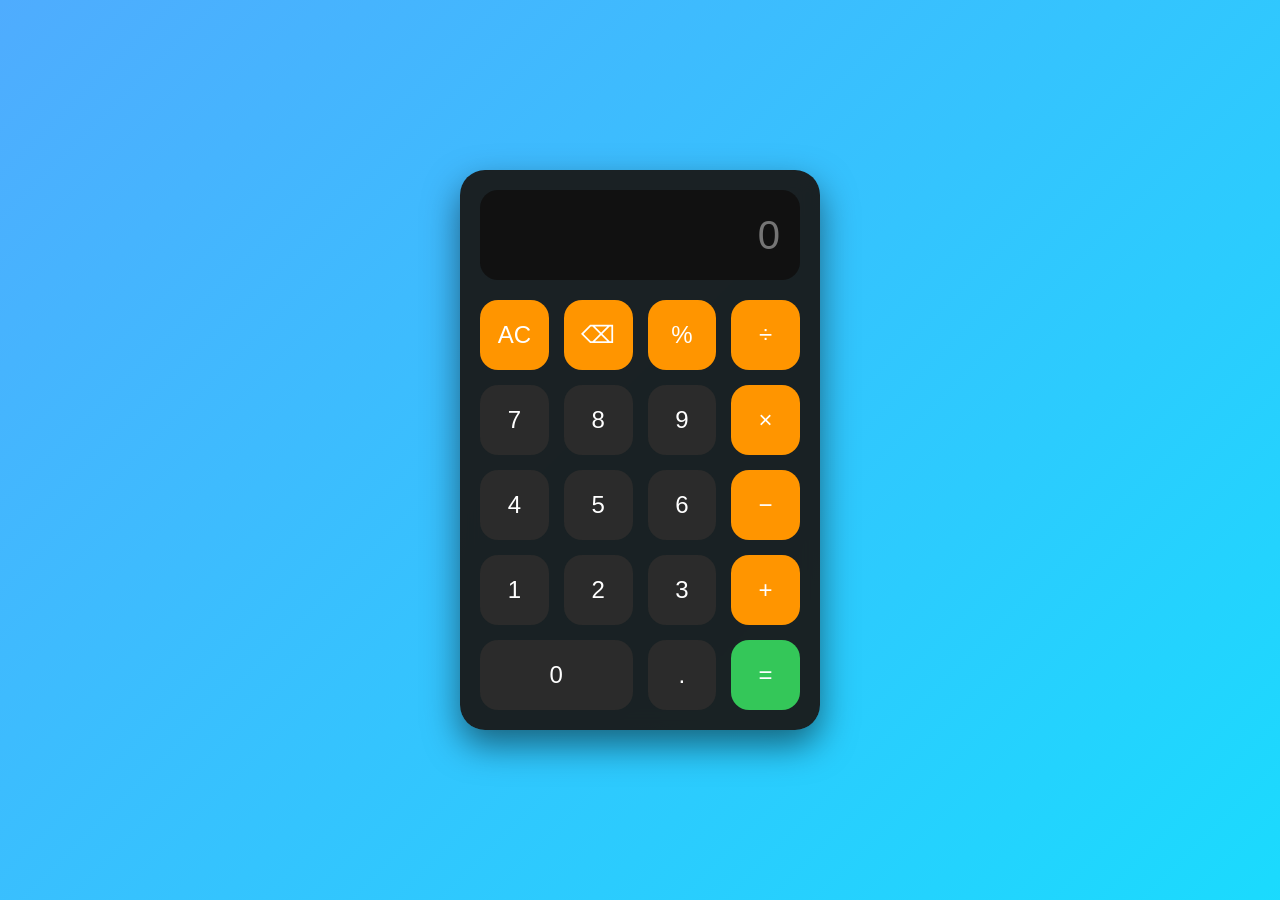
<file: Practical/calc/index.html>
<!DOCTYPE html>
<html lang="en">

<head>
     <meta charset="UTF-8">
     <meta name="viewport" content="width=device-width, initial-scale=1.0">
     <title>TypeScript Calculator</title>
     <link rel="stylesheet" href="style.css">
</head>

<body>

     <div class="calculator">

          <div class="display">
               <input type="text" id="display" readonly placeholder="0">
          </div>

          <div class="buttons">

               <button class="operator" onclick="clearDisplay()">AC</button>
               <button class="operator" onclick="deleteLast()">⌫</button>
               <button class="operator" onclick="append('%')">%</button>
               <button class="operator" onclick="append('/')">÷</button>

               <button onclick="append('7')">7</button>
               <button onclick="append('8')">8</button>
               <button onclick="append('9')">9</button>
               <button class="operator" onclick="append('*')">×</button>

               <button onclick="append('4')">4</button>
               <button onclick="append('5')">5</button>
               <button onclick="append('6')">6</button>
               <button class="operator" onclick="append('-')">−</button>

               <button onclick="append('1')">1</button>
               <button onclick="append('2')">2</button>
               <button onclick="append('3')">3</button>
               <button class="operator" onclick="append('+')">+</button>

               <button class="zero" onclick="append('0')">0</button>
               <button onclick="append('.')">.</button>
               <button class="equal" onclick="calculate()">=</button>

          </div>

     </div>

     <script src="calculator.js"></script>

</body>

</html>
</file>
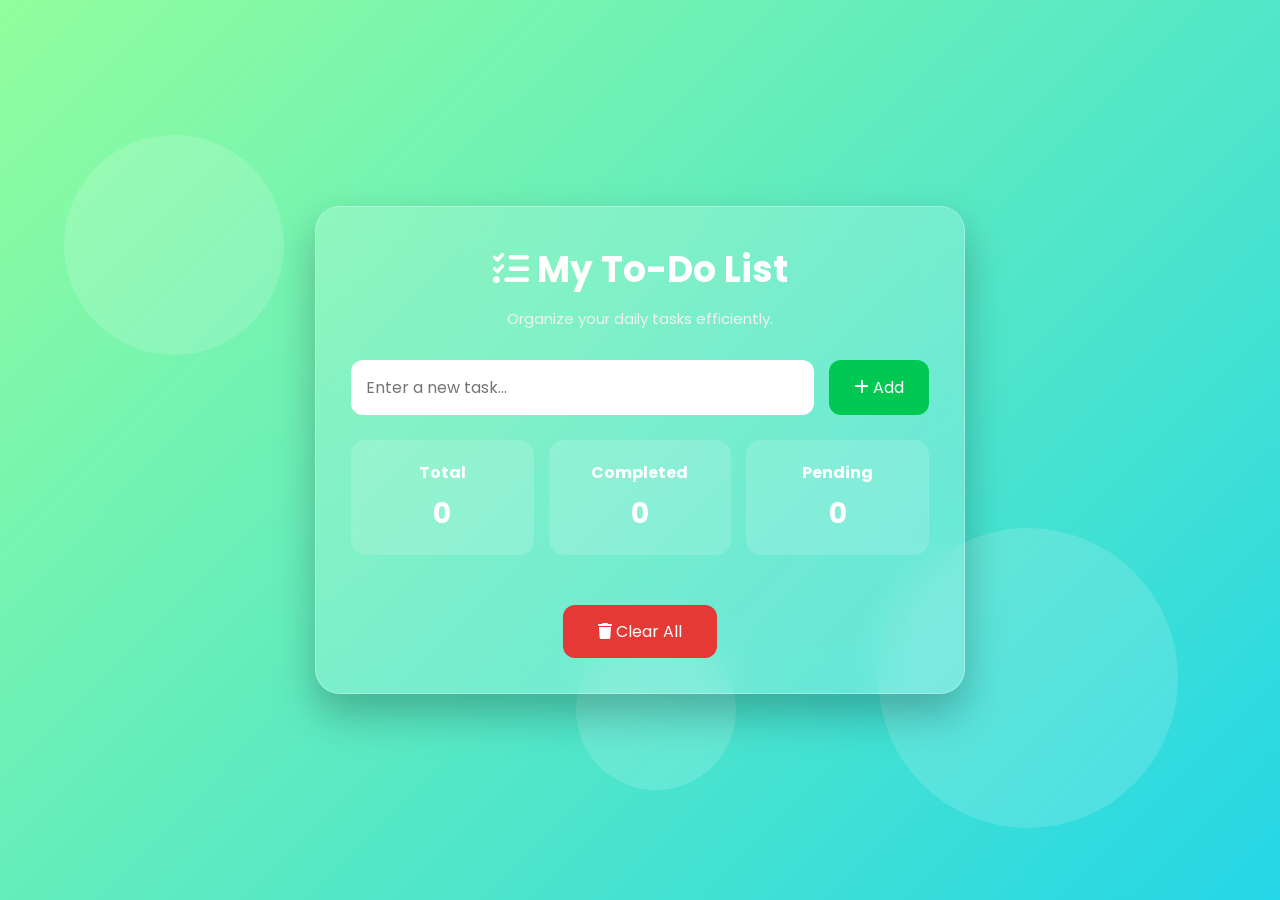
<file: Practical/todo/index.html>
<!DOCTYPE html>
<html lang="en">

<head>
     <meta charset="UTF-8">
     <meta name="viewport" content="width=device-width, initial-scale=1.0">
     <title>To-Do List | TypeScript</title>

     <!-- Google Font -->
     <link href="https://fonts.googleapis.com/css2?family=Poppins:wght@300;400;500;600;700&display=swap"
          rel="stylesheet">

     <!-- Icons -->
     <link rel="stylesheet" href="https://cdnjs.cloudflare.com/ajax/libs/font-awesome/6.6.0/css/all.min.css">

     <link rel="stylesheet" href="style.css">
</head>

<body>

     <div class="background">
          <div class="circle c1"></div>
          <div class="circle c2"></div>
          <div class="circle c3"></div>
     </div>

     <div class="container">

          <header>

               <h1>
                    <i class="fa-solid fa-list-check"></i>
                    My To-Do List
               </h1>

               <p>
                    Organize your daily tasks efficiently.
               </p>

          </header>

          <div class="input-section">

               <input type="text" id="taskInput" placeholder="Enter a new task...">

               <button id="addBtn">

                    <i class="fa-solid fa-plus"></i>

                    Add

               </button>

          </div>

          <div class="stats">

               <div class="card">

                    <h3>Total</h3>

                    <span id="totalTasks">0</span>

               </div>

               <div class="card">

                    <h3>Completed</h3>

                    <span id="completedTasks">0</span>

               </div>

               <div class="card">

                    <h3>Pending</h3>

                    <span id="pendingTasks">0</span>

               </div>

          </div>

          <ul id="taskList">

               <!-- Tasks will appear here -->

          </ul>

          <div class="bottom-buttons">

               <button id="clearBtn">

                    <i class="fa-solid fa-trash"></i>

                    Clear All

               </button>

          </div>

     </div>

     <script src="todo.js"></script>

</body>

</html>
</file>
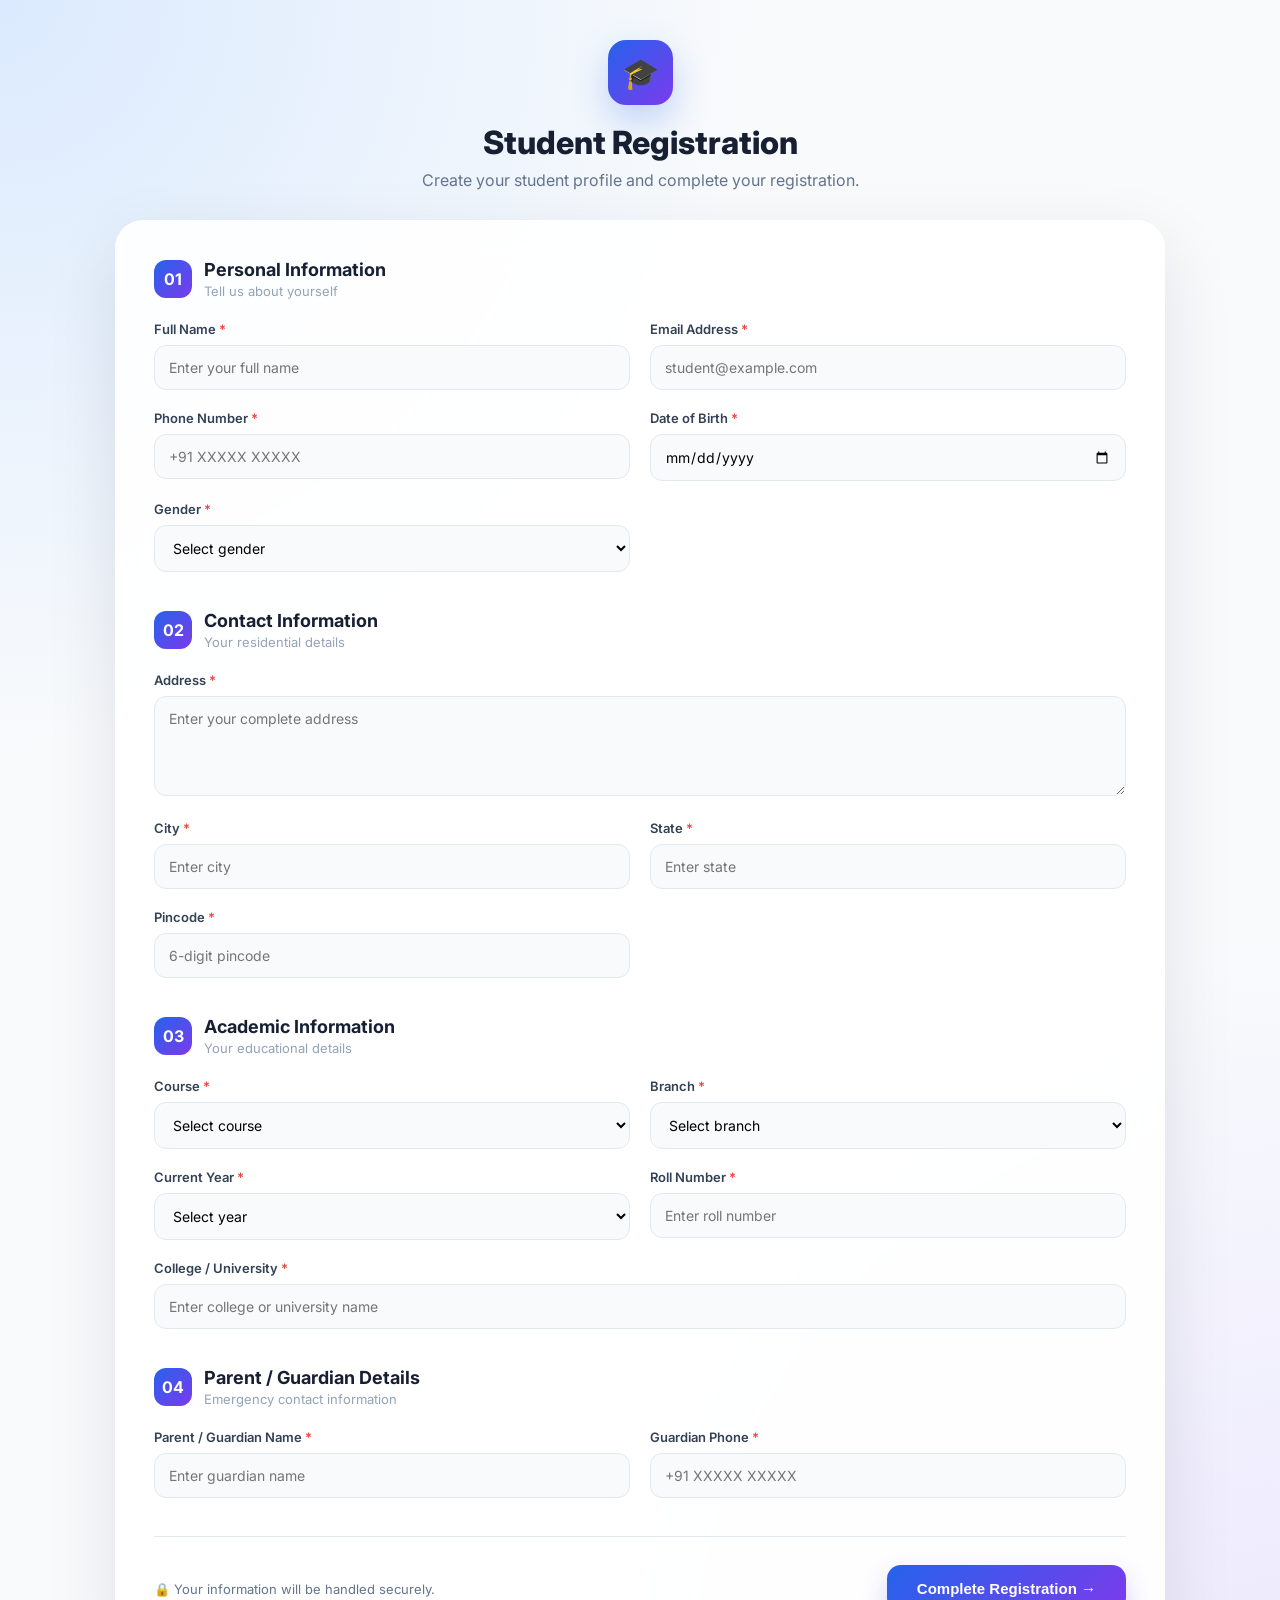
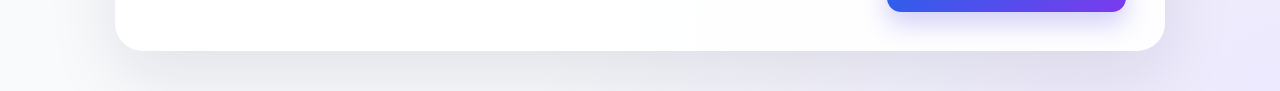
<file: Practical/flask/templates/registration.html>
<!DOCTYPE html>
<html lang="en">
<head>
    <meta charset="UTF-8">
    <meta name="viewport" content="width=device-width, initial-scale=1.0">
    <title>Student Registration Portal</title>
    <link rel="preconnect" href="https://fonts.googleapis.com">
    <link rel="preconnect" href="https://fonts.gstatic.com" crossorigin>
    <link href="https://fonts.googleapis.com/css2?family=Inter:wght@400;500;600;700;800&display=swap" rel="stylesheet">
    <style>
        * {
            margin: 0;
            padding: 0;
            box-sizing: border-box;
        }
        body {
            font-family: "Inter", sans-serif;
            min-height: 100vh;
            background:
                radial-gradient(circle at top left, #dbeafe, transparent 35%),
                radial-gradient(circle at bottom right, #ede9fe, transparent 35%),
                #f8fafc;
            color: #172033;
            padding: 40px 20px;
        }
        .container {
            max-width: 1050px;
            margin: auto;
        }
        .header {
            text-align: center;
            margin-bottom: 30px;
        }
        .logo {
            width: 65px;
            height: 65px;
            margin: auto;
            border-radius: 18px;
            display: flex;
            align-items: center;
            justify-content: center;
            font-size: 30px;
            background: linear-gradient(135deg, #2563eb, #7c3aed);
            color: white;
            box-shadow: 0 15px 35px rgba(37, 99, 235, 0.25);
        }
        .header h1 {
            margin-top: 18px;
            font-size: 32px;
            font-weight: 800;
        }
        .header p {
            margin-top: 8px;
            color: #64748b;
        }
        .card {
            background: rgba(255, 255, 255, 0.9);
            border: 1px solid rgba(255, 255, 255, 0.8);
            border-radius: 28px;
            padding: 38px;
            box-shadow: 0 25px 70px rgba(15, 23, 42, 0.10);
            backdrop-filter: blur(20px);
        }
        .section {
            margin-bottom: 38px;
        }
        .section-title {
            display: flex;
            align-items: center;
            gap: 12px;
            margin-bottom: 22px;
        }
        .section-number {
            width: 38px;
            height: 38px;
            border-radius: 12px;
            display: flex;
            align-items: center;
            justify-content: center;
            color: white;
            font-weight: 700;
            background: linear-gradient(135deg, #2563eb, #7c3aed);
        }
        .section-title h2 {
            font-size: 18px;
        }
        .section-title p {
            color: #94a3b8;
            font-size: 13px;
            margin-top: 3px;
        }
        .grid {
            display: grid;
            grid-template-columns: repeat(2, 1fr);
            gap: 20px;
        }
        .full {
            grid-column: 1 / -1;
        }
        .field label {
            display: block;
            font-size: 13px;
            font-weight: 600;
            margin-bottom: 8px;
            color: #334155;
        }
        .field input,
        .field select,
        .field textarea {
            width: 100%;
            border: 1px solid #e2e8f0;
            background: #f8fafc;
            border-radius: 12px;
            padding: 13px 14px;
            font-family: inherit;
            font-size: 14px;
            outline: none;
            transition: 0.25s ease;
        }
        .field textarea {
            min-height: 100px;
            resize: vertical;
        }
        .field input:focus,
        .field select:focus,
        .field textarea:focus {
            border-color: #6366f1;
            background: white;
            box-shadow: 0 0 0 4px rgba(99, 102, 241, 0.10);
        }
        .submit-area {
            border-top: 1px solid #e2e8f0;
            padding-top: 28px;
            display: flex;
            justify-content: space-between;
            align-items: center;
            gap: 20px;
        }
        .submit-info {
            color: #64748b;
            font-size: 13px;
        }
        .submit-btn {
            border: none;
            border-radius: 14px;
            padding: 15px 30px;
            color: white;
            font-size: 15px;
            font-weight: 700;
            cursor: pointer;
            background: linear-gradient(135deg, #2563eb, #7c3aed);
            box-shadow: 0 12px 25px rgba(79, 70, 229, 0.25);
            transition: 0.25s ease;
        }
        .submit-btn:hover {
            transform: translateY(-2px);
            box-shadow: 0 18px 30px rgba(79, 70, 229, 0.35);
        }
        .required {
            color: #ef4444;
        }
        @media (max-width: 700px) {
            body {
                padding: 20px 12px;
            }
            .card {
                padding: 22px;
                border-radius: 20px;
            }
            .grid {
                grid-template-columns: 1fr;
            }
            .full {
                grid-column: auto;
            }
            .header h1 {
                font-size: 25px;
            }
            .submit-area {
                flex-direction: column;
                align-items: stretch;
            }
            .submit-btn {
                width: 100%;
            }
        }
    </style>
</head>
<body>
<div class="container">
    <div class="header">
        <div class="logo">🎓</div>
        <h1>Student Registration</h1>
        <p>Create your student profile and complete your registration.</p>
    </div>
    <div class="card">
        <form method="POST">
            <!-- PERSONAL INFORMATION -->
            <div class="section">
                <div class="section-title">
                    <div class="section-number">01</div>
                    <div>
                        <h2>Personal Information</h2>
                        <p>Tell us about yourself</p>
                    </div>
                </div>
                <div class="grid">
                    <div class="field">
                        <label>Full Name <span class="required">*</span></label>
                        <input type="text" name="name"
                               placeholder="Enter your full name"
                               required>
                    </div>
                    <div class="field">
                        <label>Email Address <span class="required">*</span></label>
                        <input type="email" name="email"
                               placeholder="student@example.com"
                               required>
                    </div>
                    <div class="field">
                        <label>Phone Number <span class="required">*</span></label>
                        <input type="tel" name="phone"
                               placeholder="+91 XXXXX XXXXX"
                               required>
                    </div>
                    <div class="field">
                        <label>Date of Birth <span class="required">*</span></label>
                        <input type="date" name="dob" required>
                    </div>
                    <div class="field">
                        <label>Gender <span class="required">*</span></label>
                        <select name="gender" required>
                            <option value="">Select gender</option>
                            <option>Male</option>
                            <option>Female</option>
                            <option>Other</option>
                        </select>
                    </div>
                </div>
            </div>
            <!-- CONTACT INFORMATION -->
            <div class="section">
                <div class="section-title">
                    <div class="section-number">02</div>
                    <div>
                        <h2>Contact Information</h2>
                        <p>Your residential details</p>
                    </div>
                </div>
                <div class="grid">
                    <div class="field full">
                        <label>Address <span class="required">*</span></label>
                        <textarea name="address"
                                  placeholder="Enter your complete address"
                                  required></textarea>
                    </div>
                    <div class="field">
                        <label>City <span class="required">*</span></label>
                        <input type="text" name="city"
                               placeholder="Enter city"
                               required>
                    </div>
                    <div class="field">
                        <label>State <span class="required">*</span></label>
                        <input type="text" name="state"
                               placeholder="Enter state"
                               required>
                    </div>
                    <div class="field">
                        <label>Pincode <span class="required">*</span></label>
                        <input type="text" name="pincode"
                               placeholder="6-digit pincode"
                               required>
                    </div>
                </div>
            </div>
            <!-- ACADEMIC INFORMATION -->
            <div class="section">
                <div class="section-title">
                    <div class="section-number">03</div>
                    <div>
                        <h2>Academic Information</h2>
                        <p>Your educational details</p>
                    </div>
                </div>
                <div class="grid">
                    <div class="field">
                        <label>Course <span class="required">*</span></label>
                        <select name="course" required>
                            <option value="">Select course</option>
                            <option>
                                B.E. Computer Engineering
                            </option>
                            <option>
                                B.E. Information Technology
                            </option>
                            <option>
                                B.E. Artificial Intelligence & Data Science
                            </option>
                        </select>
                    </div>
                    <div class="field">
                        <label>Branch <span class="required">*</span></label>
                        <select name="branch" required>
                            <option value="">Select branch</option>
                            <option>Computer Engineering</option>
                            <option>Information Technology</option>
                            <option>AI & Data Science</option>
                            <option>Electronics & Telecommunication</option>
                        </select>
                    </div>
                    <div class="field">
                        <label>Current Year <span class="required">*</span></label>
                        <select name="year" required>
                            <option value="">Select year</option>
                            <option>First Year</option>
                            <option>Second Year</option>
                            <option>Third Year</option>
                            <option>Fourth Year</option>
                        </select>
                    </div>
                    <div class="field">
                        <label>Roll Number <span class="required">*</span></label>
                        <input type="text"
                               name="roll_number"
                               placeholder="Enter roll number"
                               required>
                    </div>
                    <div class="field full">
                        <label>College / University <span class="required">*</span></label>
                        <input type="text"
                               name="college"
                               placeholder="Enter college or university name"
                               required>
                    </div>
                </div>
            </div>
            <!-- GUARDIAN INFORMATION -->
            <div class="section">
                <div class="section-title">
                    <div class="section-number">04</div>
                    <div>
                        <h2>Parent / Guardian Details</h2>
                        <p>Emergency contact information</p>
                    </div>
                </div>
                <div class="grid">
                    <div class="field">
                        <label>Parent / Guardian Name <span class="required">*</span></label>
                        <input type="text"
                               name="guardian"
                               placeholder="Enter guardian name"
                               required>
                    </div>
                    <div class="field">
                        <label>Guardian Phone <span class="required">*</span></label>
                        <input type="tel"
                               name="guardian_phone"
                               placeholder="+91 XXXXX XXXXX"
                               required>
                    </div>
                </div>
            </div>
            <!-- SUBMIT -->
            <div class="submit-area">
                <div class="submit-info">
                    🔒 Your information will be handled securely.
                </div>
                <button type="submit" class="submit-btn">
                    Complete Registration →
                </button>
            </div>
        </form>
    </div>
</div>
</body>
</html>
</file>
<file: Practical/calc/style.css>
* {
     margin: 0;
     padding: 0;
     box-sizing: border-box;
     font-family: Segoe UI, Arial, sans-serif;
}

body {
     height: 100vh;
     display: flex;
     justify-content: center;
     align-items: center;
     background: linear-gradient(135deg, #4facfe, #00f2fe, #6a11cb);
     background-size: 300% 300%;
     animation: bg 12s infinite alternate;
}

@keyframes bg {
     from {
          background-position: left;
     }

     to {
          background-position: right;
     }
}

.calculator {

     width: 360px;
     background: rgba(25, 25, 25, .95);

     border-radius: 25px;

     padding: 20px;

     box-shadow:
          0 15px 35px rgba(0, 0, 0, .5);

     backdrop-filter: blur(10px);
}

.display {

     margin-bottom: 20px;
}

.display input {

     width: 100%;
     height: 90px;

     border: none;

     outline: none;

     border-radius: 18px;

     background: #111;

     color: white;

     font-size: 40px;

     text-align: right;

     padding: 20px;
}

.buttons {

     display: grid;

     grid-template-columns: repeat(4, 1fr);

     gap: 15px;
}

button {

     height: 70px;

     border: none;

     border-radius: 18px;

     font-size: 24px;

     cursor: pointer;

     background: #2b2b2b;

     color: white;

     transition: .2s;
}

button:hover {

     transform: scale(1.06);

     background: #444;
}

button:active {

     transform: scale(.95);
}

.operator {

     background: #ff9500;
}

.operator:hover {

     background: #ffaa33;
}

.equal {

     background: #34c759;
}

.equal:hover {

     background: #48d96b;
}

.zero {

     grid-column: span 2;
}

@media(max-width:420px) {

     .calculator {

          width: 95%;
     }

     button {

          height: 65px;
          font-size: 22px;
     }

     .display input {

          height: 80px;
          font-size: 34px;
     }

}
</file>
<file: Practical/todo/style.css>
/* ===========================
   Google Font
=========================== */

* {
     margin: 0;
     padding: 0;
     box-sizing: border-box;
     font-family: 'Poppins', sans-serif;
}

/* ===========================
   Body
=========================== */

body {

     min-height: 100vh;

     display: flex;

     justify-content: center;

     align-items: center;

     background: linear-gradient(-45deg, #6a11cb, #2575fc, #00c9ff, #92fe9d);

     background-size: 400% 400%;

     animation: gradientBG 15s ease infinite;

     overflow-x: hidden;

     padding: 30px;

}

/* Animated Background */

@keyframes gradientBG {

     0% {
          background-position: 0% 50%;
     }

     50% {
          background-position: 100% 50%;
     }

     100% {
          background-position: 0% 50%;
     }

}

/* ===========================
   Floating Circles
=========================== */

.background {

     position: fixed;

     width: 100%;

     height: 100%;

     left: 0;

     top: 0;

     overflow: hidden;

     z-index: -1;

}

.circle {

     position: absolute;

     border-radius: 50%;

     background: rgba(255, 255, 255, .15);

     animation: float 15s linear infinite;

}

.c1 {

     width: 220px;

     height: 220px;

     left: 5%;

     top: 15%;

}

.c2 {

     width: 300px;

     height: 300px;

     right: 8%;

     bottom: 8%;

}

.c3 {

     width: 160px;

     height: 160px;

     left: 45%;

     top: 70%;

}

@keyframes float {

     0% {

          transform: translateY(0) rotate(0deg);

     }

     50% {

          transform: translateY(-40px) rotate(180deg);

     }

     100% {

          transform: translateY(0) rotate(360deg);

     }

}

/* ===========================
   Main Container
=========================== */

.container {

     width: 100%;

     max-width: 650px;

     padding: 35px;

     border-radius: 25px;

     background: rgba(255, 255, 255, .18);

     backdrop-filter: blur(18px);

     border: 1px solid rgba(255, 255, 255, .3);

     box-shadow: 0 20px 40px rgba(0, 0, 0, .25);

}

/* ===========================
   Header
=========================== */

header {

     text-align: center;

     margin-bottom: 30px;

}

header h1 {

     color: white;

     font-size: 36px;

     margin-bottom: 10px;

}

header p {

     color: #f1f1f1;

     font-size: 15px;

}

/* ===========================
   Input Section
=========================== */

.input-section {

     display: flex;

     gap: 15px;

     margin-bottom: 25px;

}

.input-section input {

     flex: 1;

     padding: 15px;

     border: none;

     outline: none;

     border-radius: 12px;

     font-size: 16px;

}

.input-section input:focus {

     box-shadow: 0 0 15px rgba(255, 255, 255, .6);

}

.input-section button {

     padding: 15px 25px;

     border: none;

     border-radius: 12px;

     cursor: pointer;

     background: #00c853;

     color: white;

     font-size: 16px;

     transition: .3s;

}

.input-section button:hover {

     background: #00a846;

     transform: translateY(-2px);

}

/* ===========================
   Statistics
=========================== */

.stats {

     display: grid;

     grid-template-columns: repeat(3, 1fr);

     gap: 15px;

     margin-bottom: 25px;

}

.card {

     text-align: center;

     background: rgba(255, 255, 255, .15);

     padding: 20px;

     border-radius: 15px;

     color: white;

}

.card h3 {

     font-size: 16px;

     margin-bottom: 8px;

}

.card span {

     font-size: 28px;

     font-weight: bold;

}

/* ===========================
   Task List
=========================== */

#taskList {

     list-style: none;

     max-height: 350px;

     overflow-y: auto;

     padding-right: 5px;

}

/* Scrollbar */

#taskList::-webkit-scrollbar {

     width: 8px;

}

#taskList::-webkit-scrollbar-thumb {

     background: white;

     border-radius: 20px;

}

/* Task Item */

.task {

     background: rgba(255, 255, 255, .18);

     color: white;

     margin-bottom: 15px;

     border-radius: 15px;

     padding: 15px;

     display: flex;

     justify-content: space-between;

     align-items: center;

     animation: slideIn .4s ease;

}

@keyframes slideIn {

     from {

          opacity: 0;

          transform: translateX(-30px);

     }

     to {

          opacity: 1;

          transform: translateX(0);

     }

}

.task.completed span {

     text-decoration: line-through;

     opacity: .6;

}

/* ===========================
   Buttons
=========================== */

.actions {

     display: flex;

     gap: 10px;

}

.actions button {

     border: none;

     width: 40px;

     height: 40px;

     border-radius: 50%;

     cursor: pointer;

     color: white;

     transition: .3s;

}

.edit {

     background: #ff9800;

}

.delete {

     background: #f44336;

}

.check {

     background: #00c853;

}

.actions button:hover {

     transform: scale(1.1);

}

/* ===========================
   Bottom Button
=========================== */

.bottom-buttons {

     margin-top: 25px;

     text-align: center;

}

#clearBtn {

     padding: 14px 35px;

     border: none;

     border-radius: 12px;

     background: #e53935;

     color: white;

     cursor: pointer;

     font-size: 16px;

     transition: .3s;

}

#clearBtn:hover {

     background: #c62828;

     transform: translateY(-2px);

}

/* ===========================
   Responsive
=========================== */

@media(max-width:650px) {

     .container {

          padding: 25px;

     }

     .input-section {

          flex-direction: column;

     }

     .stats {

          grid-template-columns: 1fr;

     }

     header h1 {

          font-size: 30px;

     }

     .task {

          flex-direction: column;

          align-items: flex-start;

          gap: 15px;

     }

     .actions {

          width: 100%;

          justify-content: flex-end;

     }

}
</file>
